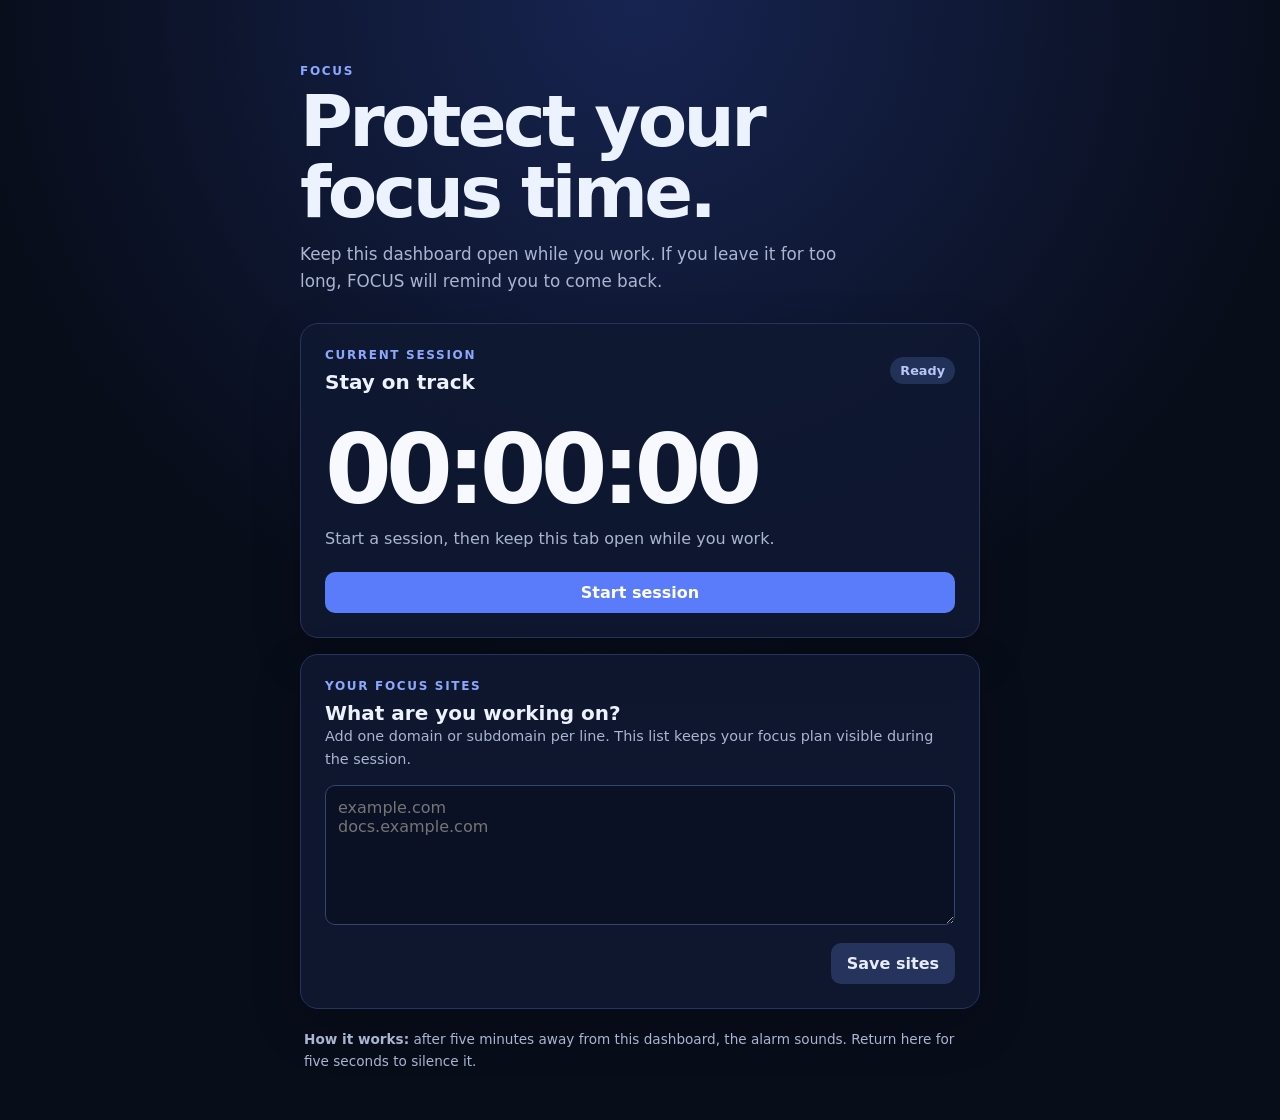
<file: index.html>
<!doctype html>
<html lang="en">
  <head>
    <meta charset="UTF-8" />
    <meta name="viewport" content="width=device-width, initial-scale=1.0" />
    <title>FOCUS</title>
    <link rel="stylesheet" href="styles.css" />
  </head>
  <body>
    <main class="app-shell">
      <header class="hero">
        <p class="eyebrow">FOCUS</p>
        <h1>Protect your focus time.</h1>
        <p class="subtitle">Keep this dashboard open while you work. If you leave it for too long, FOCUS will remind you to come back.</p>
      </header>

      <section class="card session-card" aria-labelledby="session-heading">
        <div class="card-heading">
          <div>
            <p class="eyebrow">Current session</p>
            <h2 id="session-heading">Stay on track</h2>
          </div>
          <span id="session-state" class="state-badge">Ready</span>
        </div>
        <div class="timer" id="timer" aria-live="polite">00:00:00</div>
        <p id="session-message" class="session-message">Start a session, then keep this tab open while you work.</p>
        <button id="session-toggle" class="primary-button" type="button">Start session</button>
      </section>

      <section class="card" aria-labelledby="domains-heading">
        <p class="eyebrow">Your focus sites</p>
        <h2 id="domains-heading">What are you working on?</h2>
        <p class="helper">Add one domain or subdomain per line. This list keeps your focus plan visible during the session.</p>
        <textarea id="domain-list" rows="6" placeholder="example.com&#10;docs.example.com"></textarea>
        <div class="form-footer">
          <span id="save-status" class="status" aria-live="polite"></span>
          <button id="save" class="secondary-button" type="button">Save sites</button>
        </div>
      </section>

      <p class="notice"><strong>How it works:</strong> after five minutes away from this dashboard, the alarm sounds. Return here for five seconds to silence it.</p>
    </main>
    <script src="app.js"></script>
  </body>
</html>
</file>
<file: styles.css>
:root {
  color-scheme: dark;
  font-family: Inter, ui-sans-serif, system-ui, -apple-system, BlinkMacSystemFont, "Segoe UI", sans-serif;
  background: #080d1a;
  color: #edf2ff;
}

* {
  box-sizing: border-box;
}

body {
  margin: 0;
  min-width: 320px;
  background: radial-gradient(circle at top, #172451 0, #080d1a 52%);
}

.app-shell {
  width: min(100% - 32px, 680px);
  margin: 0 auto;
  padding: 64px 0 48px;
}

.hero {
  margin-bottom: 28px;
}

.eyebrow {
  margin: 0 0 8px;
  color: #8da7ff;
  font-size: 0.75rem;
  font-weight: 700;
  letter-spacing: 0.14em;
  text-transform: uppercase;
}

h1,
h2,
p {
  margin-top: 0;
}

h1 {
  max-width: 560px;
  margin-bottom: 14px;
  font-size: clamp(2.2rem, 7vw, 4.5rem);
  line-height: 0.98;
  letter-spacing: -0.05em;
}

h2 {
  margin-bottom: 0;
  font-size: 1.25rem;
}

.subtitle,
.helper,
.session-message,
.notice {
  color: #aab5d1;
  line-height: 1.6;
}

.subtitle {
  max-width: 560px;
  margin-bottom: 0;
  font-size: 1.05rem;
}

.card {
  margin-top: 16px;
  padding: 24px;
  border: 1px solid #26345d;
  border-radius: 18px;
  background: rgba(15, 24, 49, 0.88);
  box-shadow: 0 18px 50px rgba(0, 0, 0, 0.2);
}

.card-heading,
.form-footer {
  display: flex;
  align-items: center;
  justify-content: space-between;
  gap: 16px;
}

.state-badge {
  border-radius: 999px;
  padding: 6px 10px;
  background: #223158;
  color: #b7c6f5;
  font-size: 0.8rem;
  font-weight: 700;
}

.state-badge.alarm {
  background: #7f1d2d;
  color: #fecdd3;
}

.timer {
  margin: 28px 0 8px;
  color: #f7f9ff;
  font-variant-numeric: tabular-nums;
  font-size: clamp(3rem, 12vw, 6rem);
  font-weight: 700;
  letter-spacing: -0.06em;
  line-height: 1;
}

.session-message {
  min-height: 26px;
  margin-bottom: 20px;
}

.helper {
  margin-bottom: 14px;
  font-size: 0.9rem;
}

textarea {
  width: 100%;
  margin-bottom: 14px;
  border: 1px solid #35446f;
  border-radius: 10px;
  padding: 12px;
  resize: vertical;
  background: #0a1125;
  color: #f7f9ff;
  font: inherit;
}

textarea:focus {
  outline: 2px solid #7190ff;
  outline-offset: 2px;
}

button {
  border: 0;
  border-radius: 10px;
  padding: 11px 16px;
  font: inherit;
  font-weight: 700;
  cursor: pointer;
}

button:focus-visible {
  outline: 2px solid #fff;
  outline-offset: 3px;
}

.primary-button {
  width: 100%;
  background: #5b7cfa;
  color: #fff;
}

.primary-button:hover {
  background: #7692ff;
}

.secondary-button {
  background: #26345d;
  color: #e7ecff;
}

.secondary-button:hover {
  background: #344675;
}

.status {
  min-height: 20px;
  color: #8fe0bd;
  font-size: 0.85rem;
}

.notice {
  margin: 20px 4px 0;
  font-size: 0.85rem;
}

@media (max-width: 480px) {
  .app-shell {
    padding-top: 36px;
  }

  .card {
    padding: 20px;
  }
}
</file>
